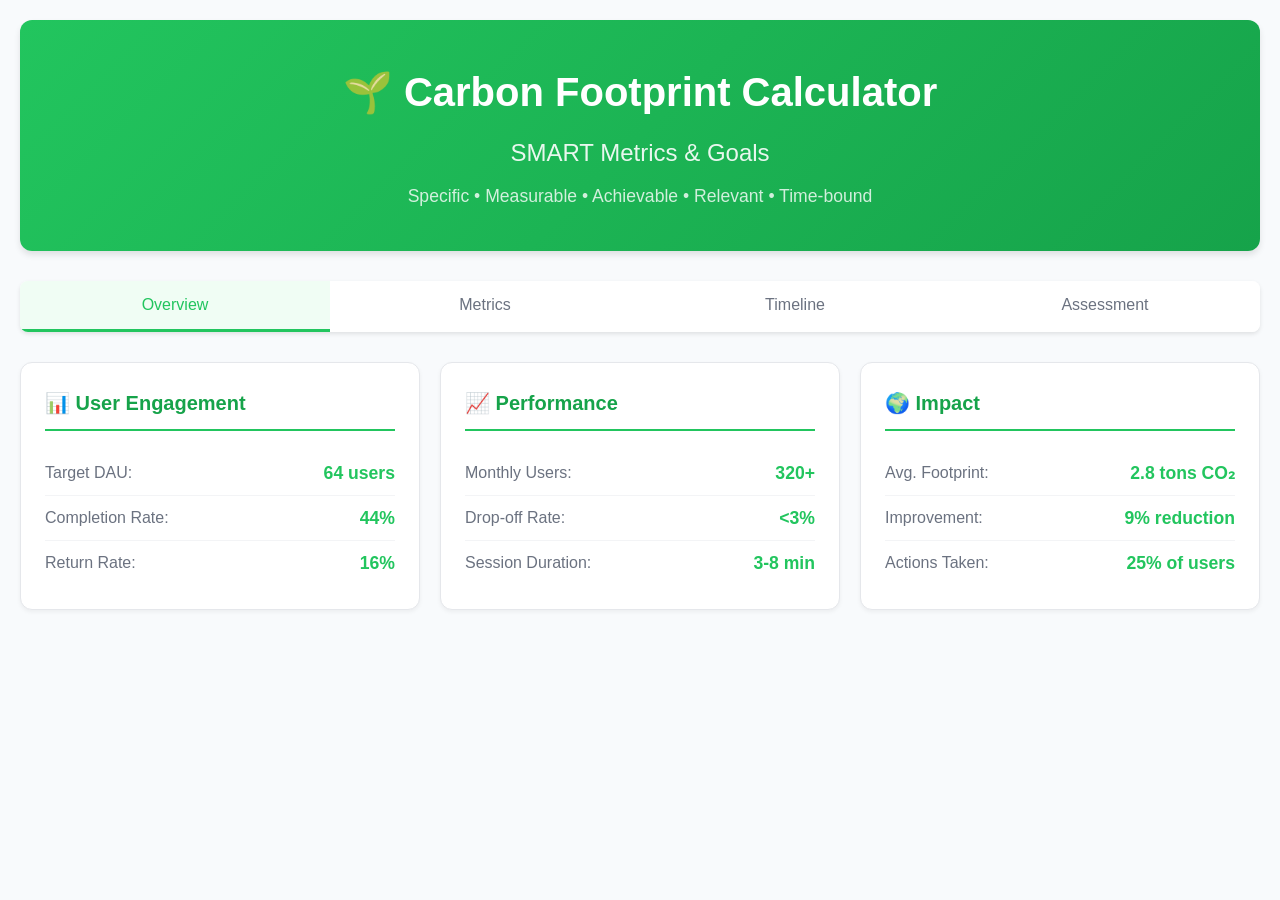
<file: smart-metrics.html>
<!DOCTYPE html>
<html lang="en">
<head>
    <meta charset="UTF-8">
    <meta name="viewport" content="width=device-width, initial-scale=1.0">
    <title>Carbon Calculator SMART Metrics</title>
    <link rel="stylesheet" href="smart-metrics.css">
</head>
<body>
    <div class="header">
        <h1>🌱 Carbon Footprint Calculator</h1>
        <h2>SMART Metrics & Goals</h2>
        <p>Specific • Measurable • Achievable • Relevant • Time-bound</p>
    </div>

    <div class="tab-container">
        <div class="tabs">
            <button class="tab-button active" data-tab="overview">Overview</button>
            <button class="tab-button" data-tab="metrics">Metrics</button>
            <button class="tab-button" data-tab="timeline">Timeline</button>
            <button class="tab-button" data-tab="assessment">Assessment</button>
        </div>
    </div>

    <div class="tab-content active" id="overview">
        <div class="metrics-grid">
            <div class="metric-card">
                <h3>📊 User Engagement</h3>
                <div class="metric-item">
                    <span class="metric-label">Target DAU:</span>
                    <span class="metric-value">100 users</span>
                </div>
                <div class="metric-item">
                    <span class="metric-label">Completion Rate:</span>
                    <span class="metric-value">70%</span>
                </div>
                <div class="metric-item">
                    <span class="metric-label">Return Rate:</span>
                    <span class="metric-value">25%</span>
                </div>
            </div>

            <div class="metric-card">
                <h3>📈 Performance</h3>
                <div class="metric-item">
                    <span class="metric-label">Monthly Users:</span>
                    <span class="metric-value">500+</span>
                </div>
                <div class="metric-item">
                    <span class="metric-label">Drop-off Rate:</span>
                    <span class="metric-value">&lt;5%</span>
                </div>
                <div class="metric-item">
                    <span class="metric-label">Session Duration:</span>
                    <span class="metric-value">5-8 min</span>
                </div>
            </div>

            <div class="metric-card">
                <h3>🌍 Impact</h3>
                <div class="metric-item">
                    <span class="metric-label">Avg. Footprint:</span>
                    <span class="metric-value">4.8 tons CO₂</span>
                </div>
                <div class="metric-item">
                    <span class="metric-label">Improvement:</span>
                    <span class="metric-value">15% reduction</span>
                </div>
                <div class="metric-item">
                    <span class="metric-label">Actions Taken:</span>
                    <span class="metric-value">40% of users</span>
                </div>
            </div>
        </div>
    </div>

    <div class="tab-content" id="metrics">
        <div class="metrics-section">
            <div class="metric-category">
                <h3>📊 User Engagement Metrics</h3>
                <ul>
                    <li><strong>Daily Active Users (DAU):</strong> Number of unique users completing calculations daily</li>
                    <li><strong>Completion Rate:</strong> Percentage of users who finish all 4 steps vs. those who start</li>
                    <li><strong>Return Usage Rate:</strong> Percentage of users who calculate their footprint more than once</li>
                    <li><strong>Step Drop-off Rate:</strong> At which step users most commonly abandon the calculator</li>
                </ul>
            </div>

            <div class="metric-category">
                <h3>📈 Content Performance</h3>
                <ul>
                    <li><strong>Category Interaction:</strong> Which carbon categories (Energy, Transport, Food, Waste) users spend most time on</li>
                    <li><strong>Recommendation Click-through:</strong> Percentage of users who engage with the recommendation cards</li>
                    <li><strong>Average Session Duration:</strong> Time spent on calculator</li>
                    <li><strong>Page Views per Session:</strong> Engagement depth</li>
                </ul>
            </div>

            <div class="metric-category">
                <h3>🌍 Impact Measurement</h3>
                <ul>
                    <li><strong>Average Carbon Footprint:</strong> Mean CO₂ emissions calculated across all users</li>
                    <li><strong>Improvement Tracking:</strong> For returning users, percentage reduction in carbon footprint over time</li>
                    <li><strong>Awareness Score:</strong> Pre/post calculator survey on carbon awareness</li>
                    <li><strong>Action Implementation:</strong> Users who report implementing recommendations</li>
                </ul>
            </div>
        </div>
    </div>

    <div class="tab-content" id="timeline">
        <div class="timeline-section">
            <div class="timeline-item">
                <h4>Short-term (1-3 months)</h4>
                <ul>
                    <li>Achieve 70% completion rate for calculator</li>
                    <li>Reach 100 daily active users</li>
                    <li>Maintain &lt;5% drop-off rate at any single step</li>
                    <li>Implement basic analytics tracking</li>
                </ul>
            </div>

            <div class="timeline-item">
                <h4>Medium-term (3-6 months)</h4>
                <ul>
                    <li>500+ unique users monthly</li>
                    <li>25% return user rate</li>
                    <li>Average 15% carbon footprint reduction for returning users</li>
                    <li>Launch user accounts for tracking progress</li>
                </ul>
            </div>

            <div class="timeline-item">
                <h4>Long-term (6-12 months)</h4>
                <ul>
                    <li>2,000+ monthly active users</li>
                    <li>40% of users implement at least 2 recommendations</li>
                    <li>Partner with 3+ environmental organizations for data validation</li>
                    <li>Mobile app or PWA version launch</li>
                </ul>
            </div>
        </div>
    </div>

    <div class="tab-content" id="assessment">
        <div class="assessment-section">
            <div class="assessment-category achievable">
                <h4><span class="status-badge">✅ Highly Achievable</span></h4>
                <ul>
                    <li><strong>70% completion rate</strong> - Your calculator has a clean, 4-step design that's user-friendly</li>
                    <li><strong>&lt;5% drop-off rate per step</strong> - The progress bar and clear navigation make this very doable</li>
                    <li><strong>Analytics implementation</strong> - Can be done in 1-2 weeks with tools like Google Analytics</li>
                </ul>
            </div>

            <div class="assessment-category moderate">
                <h4><span class="status-badge">⚠️ Moderately Achievable</span></h4>
                <ul>
                    <li><strong>100 daily users in 1-3 months</strong> - Depends on your marketing/distribution strategy</li>
                    <li><strong>25% return user rate</strong> - Environmental tools often have engaged audiences</li>
                    <li><strong>500+ monthly users in 3-6 months</strong> - Realistic with SEO and social sharing</li>
                </ul>
            </div>

            <div class="assessment-category challenging">
                <h4><span class="status-badge">❌ Challenging</span></h4>
                <ul>
                    <li><strong>2,000+ monthly users in 6-12 months</strong> - Needs content marketing, partnerships, or viral growth</li>
                    <li><strong>40% of users implementing 2+ recommendations</strong> - This is quite high for behavioral change</li>
                    <li><strong>Partnership with 3+ organizations</strong> - Depends on networking and outreach efforts</li>
                </ul>
            </div>

            <div class="recommendation-box">
                <h3>🚀 Recommended Starting Points</h3>
                <p><strong>Conservative Initial Targets:</strong></p>
                <ul>
                    <li><strong>Month 1:</strong> 50 daily users, 60% completion rate</li>
                    <li><strong>Month 3:</strong> 200 daily users, 70% completion rate</li>
                    <li><strong>Month 6:</strong> 500 daily users, 20% return rate</li>
                </ul>
                <p>The calculator itself is well-designed for user engagement, so UX-related metrics are very realistic. The challenge will be user acquisition and measuring real-world impact.</p>
            </div>
        </div>
    </div>

    <script src="smart-metrics.js"></script>
</body>
</html>
</file>
<file: smart-metrics.css>
* {
    margin: 0;
    padding: 0;
    box-sizing: border-box;
}

body {
    font-family: 'Segoe UI', Tahoma, Geneva, Verdana, sans-serif;
    line-height: 1.6;
    color: #333;
    background-color: #f8fafc;
    margin: 0;
    padding: 20px;
}

.header {
    background: linear-gradient(135deg, #22c55e, #16a34a);
    color: white;
    padding: 40px;
    border-radius: 12px;
    text-align: center;
    margin-bottom: 30px;
    box-shadow: 0 4px 6px rgba(0, 0, 0, 0.1);
}

.header h1 {
    font-size: 2.5rem;
    margin-bottom: 10px;
    font-weight: 700;
}

.header h2 {
    font-size: 1.5rem;
    margin-bottom: 10px;
    font-weight: 400;
    opacity: 0.9;
}

.header p {
    font-size: 1.1rem;
    opacity: 0.8;
}

.tab-container {
    margin-bottom: 30px;
}

.tabs {
    display: flex;
    background: white;
    border-radius: 8px;
    box-shadow: 0 2px 4px rgba(0, 0, 0, 0.1);
    overflow: hidden;
}

.tab-button {
    flex: 1;
    padding: 15px 20px;
    border: none;
    background: white;
    color: #6b7280;
    font-size: 1rem;
    font-weight: 500;
    cursor: pointer;
    transition: all 0.3s ease;
    border-bottom: 3px solid transparent;
}

.tab-button:hover {
    background: #f9fafb;
    color: #22c55e;
}

.tab-button.active {
    color: #22c55e;
    border-bottom-color: #22c55e;
    background: #f0fdf4;
}

.tab-content {
    display: none;
    animation: fadeIn 0.3s ease;
}

.tab-content.active {
    display: block;
}

@keyframes fadeIn {
    from { opacity: 0; transform: translateY(10px); }
    to { opacity: 1; transform: translateY(0); }
}

.metrics-grid {
    display: grid;
    grid-template-columns: repeat(auto-fit, minmax(300px, 1fr));
    gap: 20px;
    margin-bottom: 30px;
}

.metric-card {
    background: white;
    border: 1px solid #e5e7eb;
    border-radius: 12px;
    padding: 24px;
    box-shadow: 0 2px 4px rgba(0, 0, 0, 0.05);
    transition: transform 0.2s ease, box-shadow 0.2s ease;
}

.metric-card:hover {
    transform: translateY(-2px);
    box-shadow: 0 4px 12px rgba(0, 0, 0, 0.1);
}

.metric-card h3 {
    color: #16a34a;
    font-size: 1.25rem;
    margin-bottom: 20px;
    padding-bottom: 10px;
    border-bottom: 2px solid #22c55e;
}

.metric-item {
    display: flex;
    justify-content: space-between;
    align-items: center;
    padding: 8px 0;
    border-bottom: 1px solid #f3f4f6;
}

.metric-item:last-child {
    border-bottom: none;
}

.metric-label {
    font-weight: 500;
    color: #6b7280;
}

.metric-value {
    font-weight: 700;
    color: #22c55e;
    font-size: 1.1rem;
}

.metrics-section {
    display: grid;
    grid-template-columns: repeat(auto-fit, minmax(350px, 1fr));
    gap: 20px;
}

.metric-category {
    background: white;
    border: 1px solid #e5e7eb;
    border-radius: 12px;
    padding: 24px;
    box-shadow: 0 2px 4px rgba(0, 0, 0, 0.05);
}

.metric-category h3 {
    color: #16a34a;
    font-size: 1.25rem;
    margin-bottom: 15px;
    padding-bottom: 10px;
    border-bottom: 2px solid #22c55e;
}

.metric-category ul {
    list-style: none;
}

.metric-category li {
    margin-bottom: 12px;
    padding-left: 20px;
    position: relative;
}

.metric-category li:before {
    content: "•";
    color: #22c55e;
    font-weight: bold;
    position: absolute;
    left: 0;
}

.timeline-section {
    display: grid;
    gap: 24px;
}

.timeline-item {
    background: white;
    border: 1px solid #e5e7eb;
    border-radius: 12px;
    padding: 24px;
    box-shadow: 0 2px 4px rgba(0, 0, 0, 0.05);
    position: relative;
    margin-left: 20px;
}

.timeline-item:before {
    content: "";
    position: absolute;
    left: -30px;
    top: 20px;
    width: 12px;
    height: 12px;
    background: #22c55e;
    border-radius: 50%;
    border: 3px solid white;
    box-shadow: 0 0 0 3px #22c55e;
}

.timeline-item:not(:last-child):after {
    content: "";
    position: absolute;
    left: -27px;
    top: 35px;
    width: 6px;
    height: calc(100% + 24px);
    background: linear-gradient(to bottom, #22c55e, #dcfce7);
}

.timeline-item h4 {
    color: #16a34a;
    font-size: 1.2rem;
    margin-bottom: 15px;
    font-weight: 600;
}

.timeline-item ul {
    list-style: none;
}

.timeline-item li {
    margin-bottom: 8px;
    padding-left: 20px;
    position: relative;
}

.timeline-item li:before {
    content: "✓";
    color: #22c55e;
    font-weight: bold;
    position: absolute;
    left: 0;
}

.assessment-section {
    display: grid;
    gap: 20px;
}

.assessment-category {
    background: white;
    border: 1px solid #e5e7eb;
    border-radius: 12px;
    padding: 24px;
    box-shadow: 0 2px 4px rgba(0, 0, 0, 0.05);
}

.assessment-category.achievable {
    border-left: 5px solid #22c55e;
    background: linear-gradient(135deg, #f0fdf4, #dcfce7);
}

.assessment-category.moderate {
    border-left: 5px solid #f59e0b;
    background: linear-gradient(135deg, #fffbeb, #fef3c7);
}

.assessment-category.challenging {
    border-left: 5px solid #ef4444;
    background: linear-gradient(135deg, #fef2f2, #fee2e2);
}

.assessment-category h4 {
    margin-bottom: 15px;
    font-size: 1.1rem;
}

.status-badge {
    display: inline-block;
    padding: 6px 12px;
    border-radius: 20px;
    font-size: 0.9rem;
    font-weight: 600;
    margin-bottom: 10px;
}

.achievable .status-badge {
    background: #22c55e;
    color: white;
}

.moderate .status-badge {
    background: #f59e0b;
    color: white;
}

.challenging .status-badge {
    background: #ef4444;
    color: white;
}

.assessment-category ul {
    list-style: none;
}

.assessment-category li {
    margin-bottom: 10px;
    padding-left: 20px;
    position: relative;
}

.assessment-category li:before {
    content: "→";
    color: #6b7280;
    font-weight: bold;
    position: absolute;
    left: 0;
}

.recommendation-box {
    background: linear-gradient(135deg, #dbeafe, #bfdbfe);
    border: 1px solid #93c5fd;
    border-radius: 12px;
    padding: 24px;
    margin-top: 20px;
}

.recommendation-box h3 {
    color: #1e40af;
    margin-bottom: 15px;
    font-size: 1.2rem;
}

.recommendation-box ul {
    list-style: none;
    margin-bottom: 15px;
}

.recommendation-box li {
    margin-bottom: 8px;
    padding-left: 20px;
    position: relative;
}

.recommendation-box li:before {
    content: "🎯";
    position: absolute;
    left: 0;
}

.recommendation-box p {
    color: #1e40af;
    line-height: 1.6;
}

@media (max-width: 768px) {
    body {
        padding: 10px;
    }
    
    .header {
        padding: 20px;
    }
    
    .header h1 {
        font-size: 2rem;
    }
    
    .header h2 {
        font-size: 1.2rem;
    }
    
    .tabs {
        flex-direction: column;
    }
    
    .tab-button {
        border-bottom: 1px solid #e5e7eb;
        border-right: none;
    }
    
    .tab-button.active {
        border-bottom-color: #22c55e;
    }
    
    .metrics-grid {
        grid-template-columns: 1fr;
    }
    
    .metrics-section {
        grid-template-columns: 1fr;
    }
    
    .timeline-item {
        margin-left: 10px;
    }
    
    .timeline-item:before {
        left: -20px;
    }
    
    .timeline-item:after {
        left: -17px;
    }
}
</file>
